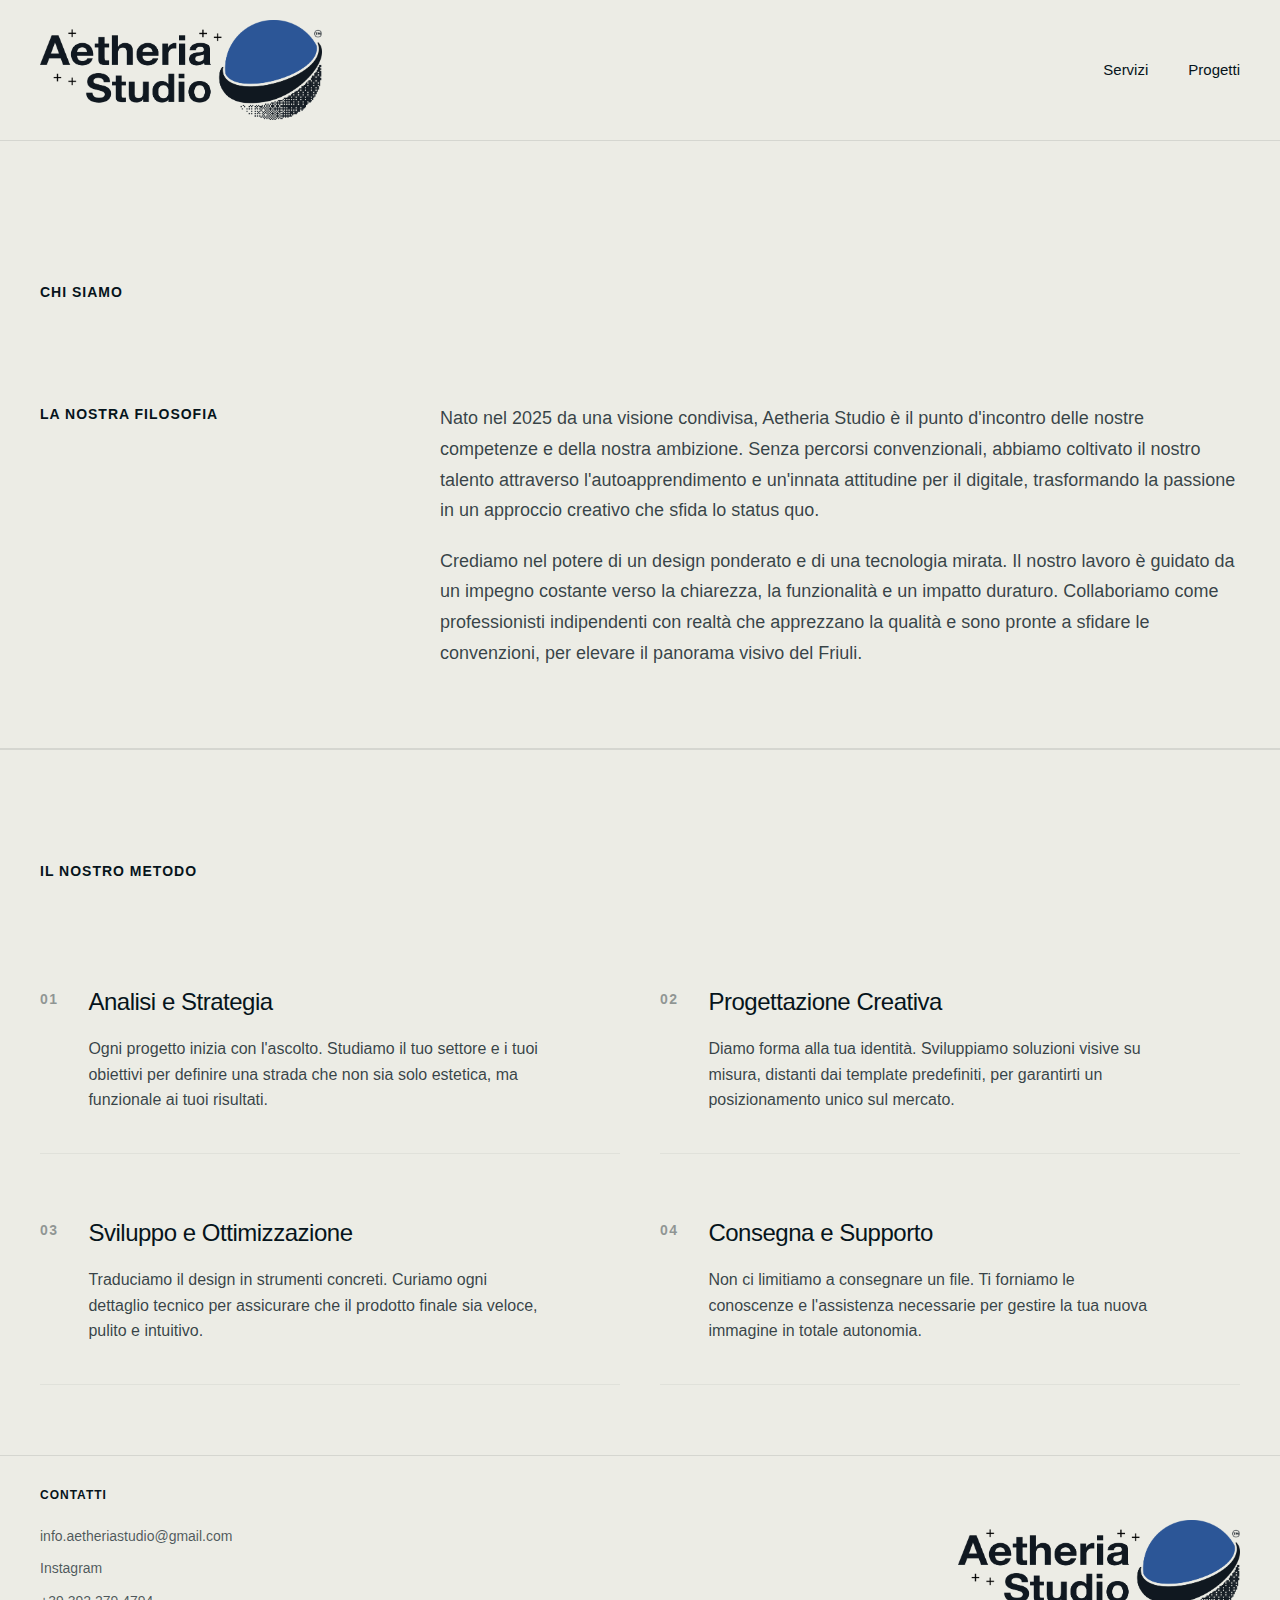
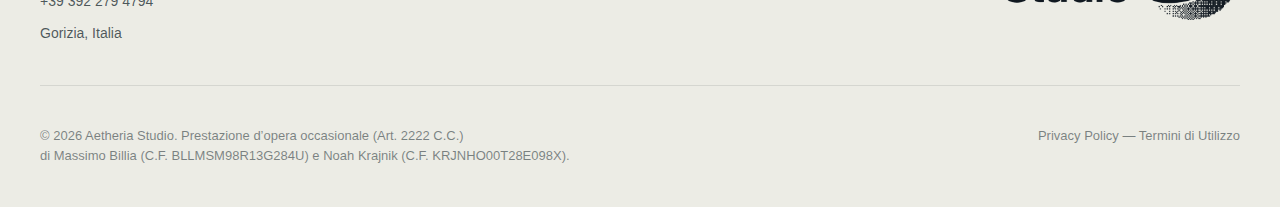
<file: chi-siamo.html>
<!DOCTYPE html>
<html lang="it">
<head>
    <meta charset="UTF-8">
    <meta name="viewport" content="width=device-width, initial-scale=1.0">
    <title>Aetheria Studio - Chi Siamo</title>
    <link rel="stylesheet" href="stile.css">
    <link rel="icon" type="image/png" href="foto/favicon.png" sizes="192x192">
    <link rel="apple-touch-icon" href="foto/apple-touch-icon.png">
    
    <meta property="og:image" content="https://www.aetheriastudio.it/foto/og-image.png">
    <meta property="og:title" content="Aetheria Studio — Design & Development">
    <meta property="og:description" content="Studio creativo specializzato in Brand Identity e Web Design.">
</head>
<body>
    <header>
        <div class="container">
            <div class="header-content">
                <div class="logo">
                    <a href="index.html">
                        <img src="foto/Logo Classic.png" alt="Aetheria Studio" class="logo-img">
                    </a>
                </div>
                <nav>
                    <ul>
                        <li><a href="index.html#services">Servizi</a></li>                        
                        <li><a href="progetti.html">Progetti</a></li>
                        <!-- <li><a href="#contact" class="lang-switcher">EN</a></li>-->
                    </ul>
                </nav>
            </div>
        </div>
    </header>

    <section id="about" class="about">
        <div class="container">
            <div class="section-header">
                <h2>Chi Siamo</h2>
            </div>
            <div class="about-content">
                <div>
                    <h3>La Nostra Filosofia</h3>
                </div>
                <div>
                    <p>Nato nel 2025 da una visione condivisa, Aetheria Studio è il punto d'incontro delle nostre competenze e della nostra ambizione. Senza percorsi convenzionali, abbiamo coltivato il nostro talento attraverso l'autoapprendimento e un'innata attitudine per il digitale, trasformando la passione in un approccio creativo che sfida lo status quo.</p>
                    <p style="margin-top: 20px;">Crediamo nel potere di un design ponderato e di una tecnologia mirata. Il nostro lavoro è guidato da un impegno costante verso la chiarezza, la funzionalità e un impatto duraturo. Collaboriamo come professionisti indipendenti con realtà che apprezzano la qualità e sono pronte a sfidare le convenzioni, per elevare il panorama visivo del Friuli.</p>
                </div>
            </div>
        </div>
    </section>

    <section class="metodo">
        <div class="container">
            <div class="section-header">
                <h2>Il Nostro Metodo</h2>
            </div>
            <div class="metodo-grid">
                <div class="metodo-item">
                    <div class="metodo-number">01</div>
                    <div class="metodo-text">
                        <h3>Analisi e Strategia</h3>
                        <p>Ogni progetto inizia con l'ascolto. Studiamo il tuo settore e i tuoi obiettivi per definire una strada che non sia solo estetica, ma funzionale ai tuoi risultati.</p>
                    </div>
                </div>
                <div class="metodo-item">
                    <div class="metodo-number">02</div>
                    <div class="metodo-text">
                        <h3>Progettazione Creativa</h3>
                        <p>Diamo forma alla tua identità. Sviluppiamo soluzioni visive su misura, distanti dai template predefiniti, per garantirti un posizionamento unico sul mercato.</p>
                    </div>
                </div>
                <div class="metodo-item">
                    <div class="metodo-number">03</div>
                    <div class="metodo-text">
                        <h3>Sviluppo e Ottimizzazione</h3>
                        <p>Traduciamo il design in strumenti concreti. Curiamo ogni dettaglio tecnico per assicurare che il prodotto finale sia veloce, pulito e intuitivo.</p>
                    </div>
                </div>
                <div class="metodo-item">
                    <div class="metodo-number">04</div>
                    <div class="metodo-text">
                        <h3>Consegna e Supporto</h3>
                        <p>Non ci limitiamo a consegnare un file. Ti forniamo le conoscenze e l'assistenza necessarie per gestire la tua nuova immagine in totale autonomia.</p>
                    </div>
                </div>
            </div>
        </div>
    </section>

    <footer>
        <div class="container">
            <div class="footer-content">
                <div class="footer-section">
                    <h4>Contatti</h4>
                    <a href="mailto:info.aetheriastudio@gmail.com">info.aetheriastudio@gmail.com</a>
                    <a href="https://www.instagram.com/aetheriastudio_/?utm_source=ig_web_button_share_sheet" target="_blank" rel="noopener noreferrer">Instagram</a>                    
                    <p>+39 392 279 4794</p>                    
                    <p>Gorizia, Italia</p>
                </div>
                <a href="#">
                        <img src="foto/Logo Classic.png" alt="Aetheria Studio" class="logo-img-footer">
                    </a>
            </div>
            <div class="footer-bottom">
                <div>© 2026 Aetheria Studio. Prestazione d’opera occasionale (Art. 2222 C.C.)<br>di Massimo Billia (C.F. BLLMSM98R13G284U) e Noah Krajnik (C.F. KRJNHO00T28E098X).</div>
                <div> <a href="documenti/Privacy Policy - Aetheria Studio.pdf" download>Privacy Policy</a> — <a href="documenti/Termini di Utilizzo - Aetheria Studio.pdf" download>Termini di Utilizzo</a></div>
            </div>
        </div>
    </footer>
</body>
</html>
</file>
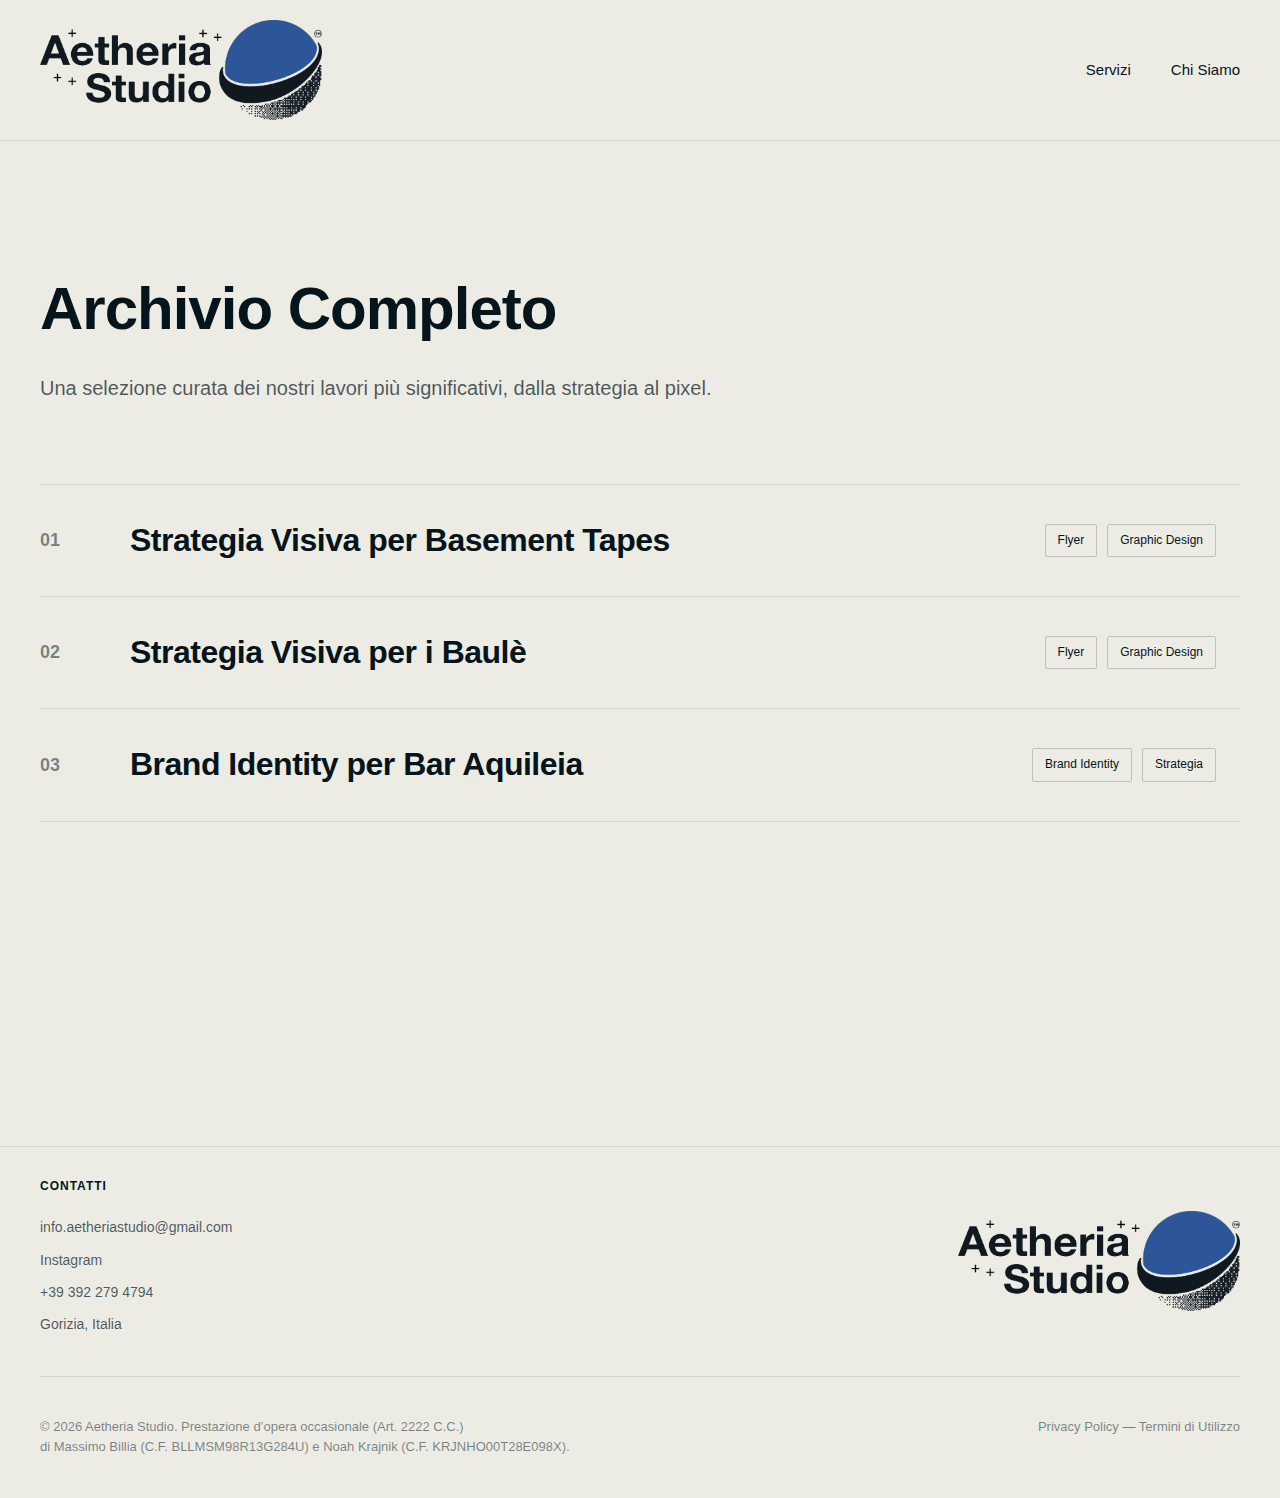
<file: progetti.html>
<!DOCTYPE html>
<html lang="it">
<head>
    <meta charset="UTF-8">
    <meta name="viewport" content="width=device-width, initial-scale=1.0">
    <title>Aetheria Studio - Archivio Progetti</title>
    <link rel="stylesheet" href="stile.css">
    <link rel="icon" type="image/png" href="foto/favicon.png" sizes="192x192">
    <link rel="apple-touch-icon" href="foto/apple-touch-icon.png">
    
    <meta property="og:image" content="https://www.aetheriastudio.it/foto/og-image.png">
    <meta property="og:title" content="Aetheria Studio — Design & Development">
    <meta property="og:description" content="Studio creativo specializzato in Brand Identity e Web Design.">    
</head>
<body>
    <header>
        <div class="container">
            <div class="header-content">
                <div class="logo">
                    <a href="index.html">
                        <img src="foto/Logo Classic.png" alt="Aetheria Studio" class="logo-img">
                    </a>
                </div>
                <nav>
                    <ul>
                        <li><a href="./index.html#services">Servizi</a></li>                      
                        <a href="chi-siamo.html">Chi Siamo</a>
                        <!-- <li><a href="#contact" class="lang-switcher">EN</a></li>-->
                    </ul>
                </nav>
            </div>
        </div>
    </header>

    <section class="page-hero">
        <div class="container">
            <h1 class="fade-in-up">Archivio Completo</h1>
            <p style="font-size: 20px; color: rgba(6, 20, 27, 0.7); margin-top: 15px;">Una selezione curata dei nostri lavori più significativi, dalla strategia al pixel.</p>
        </div>
    </section>

    <section class="project-list">
        <div class="container">
            
            <a href="progetto-basement-tapes.html" class="project-list-item">
                <div class="project-info">
                    <div class="project-number">01</div>
                    <div class="project-title">Strategia Visiva per Basement Tapes</div>
                </div>
                <div class="project-tags">
                    <span>Flyer</span>
                    <span>Graphic Design</span>
                </div>
                <div class="arrow-icon">→</div>
            </a>
            
            <a href="progetto-baulè.html" class="project-list-item">
                <div class="project-info">
                    <div class="project-number">02</div>
                    <div class="project-title">Strategia Visiva per i Baulè</div>
                </div>
                <div class="project-tags">
                    <span>Flyer</span>
                    <span>Graphic Design</span>
                </div>
                <div class="arrow-icon">→</div>
            </a>
            
            <!--<a href="progetto-medeot.html" class="project-list-item">
                <div class="project-info">
                    <div class="project-number">03</div>
                    <div class="project-title">Web Design per Medeot S.R.L.</div>
                </div>
                <div class="project-tags">
                    <span>Web Design</span>
                    <span>UX/UI</span>
                </div>
                <div class="arrow-icon">→</div>
            </a>
        -->
            
            <a href="progetto-bar-aquileia.html" class="project-list-item">
                <div class="project-info">
                    <div class="project-number">03</div>
                    <div class="project-title">Brand Identity per Bar Aquileia</div>
                </div>
                <div class="project-tags">
                    <span>Brand Identity</span>
                    <span>Strategia</span>
                </div>
                <div class="arrow-icon">→</div>
            </a>

            <a href="progetto-a-perfect-birthday.html" class="project-list-item">
                <div class="project-info">
                    <div class="project-number">04</div>
                    <div class="project-title">Comunicazione Visiva per A Perfect Birthday</div>
                </div>
                <div class="project-tags">
                    <span>Flyer</span>
                    <span>Graphic Design</span>
                </div>
                <div class="arrow-icon">→</div>
            </a>

            <a href="progetto-sushi-maki.html" class="project-list-item">
                <div class="project-info">
                    <div class="project-number">05</div>
                    <div class="project-title">Web Development per Sushi Maki</div>
                </div>
                <div class="project-tags">
                    <span>Web Development</span>
                    <span>UX/UI</span>
                </div>
                <div class="arrow-icon">→</div>
            </a>
            
        </div>
    </section>
    
    <footer>
        <div class="container">
            <div class="footer-content">
                <div class="footer-section">
                    <h4>Contatti</h4>
                    <a href="mailto:info.aetheriastudio@gmail.com">info.aetheriastudio@gmail.com</a>
                    <a href="https://www.instagram.com/aetheriastudio_/?utm_source=ig_web_button_share_sheet" target="_blank" rel="noopener noreferrer">Instagram</a>                    
                    <p>+39 392 279 4794</p>                    
                    <p>Gorizia, Italia</p>
                </div>
                <a href="#">
                        <img src="foto/Logo Classic.png" alt="Aetheria Studio" class="logo-img-footer">
                    </a>
            </div>
            <div class="footer-bottom">
                <div>© 2026 Aetheria Studio. Prestazione d’opera occasionale (Art. 2222 C.C.)<br>di Massimo Billia (C.F. BLLMSM98R13G284U) e Noah Krajnik (C.F. KRJNHO00T28E098X).</div>
                <div> <a href="documenti/Privacy Policy - Aetheria Studio.pdf" download>Privacy Policy</a> — <a href="documenti/Termini di Utilizzo - Aetheria Studio.pdf" download>Termini di Utilizzo</a></div>
            </div>
        </div>
    </footer>
    <script src="script.js"></script>
</body>
</html>
</file>
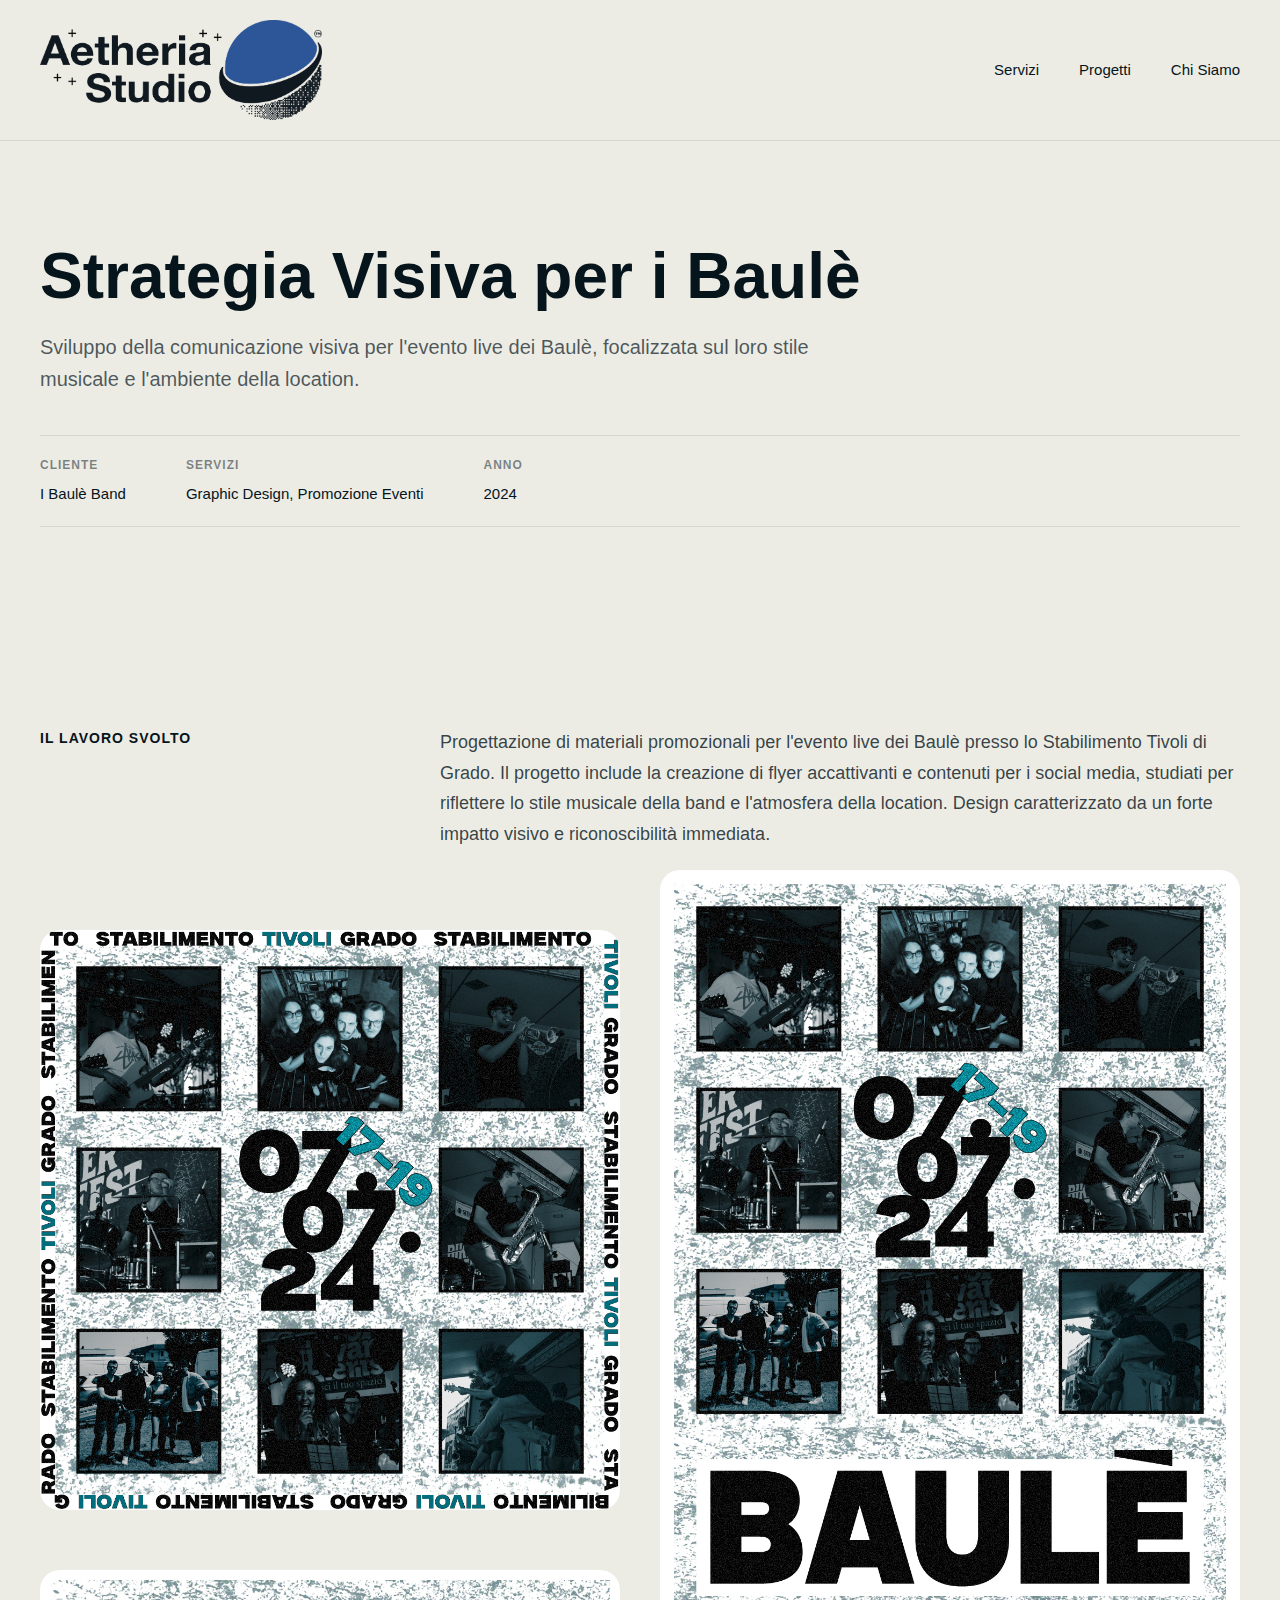
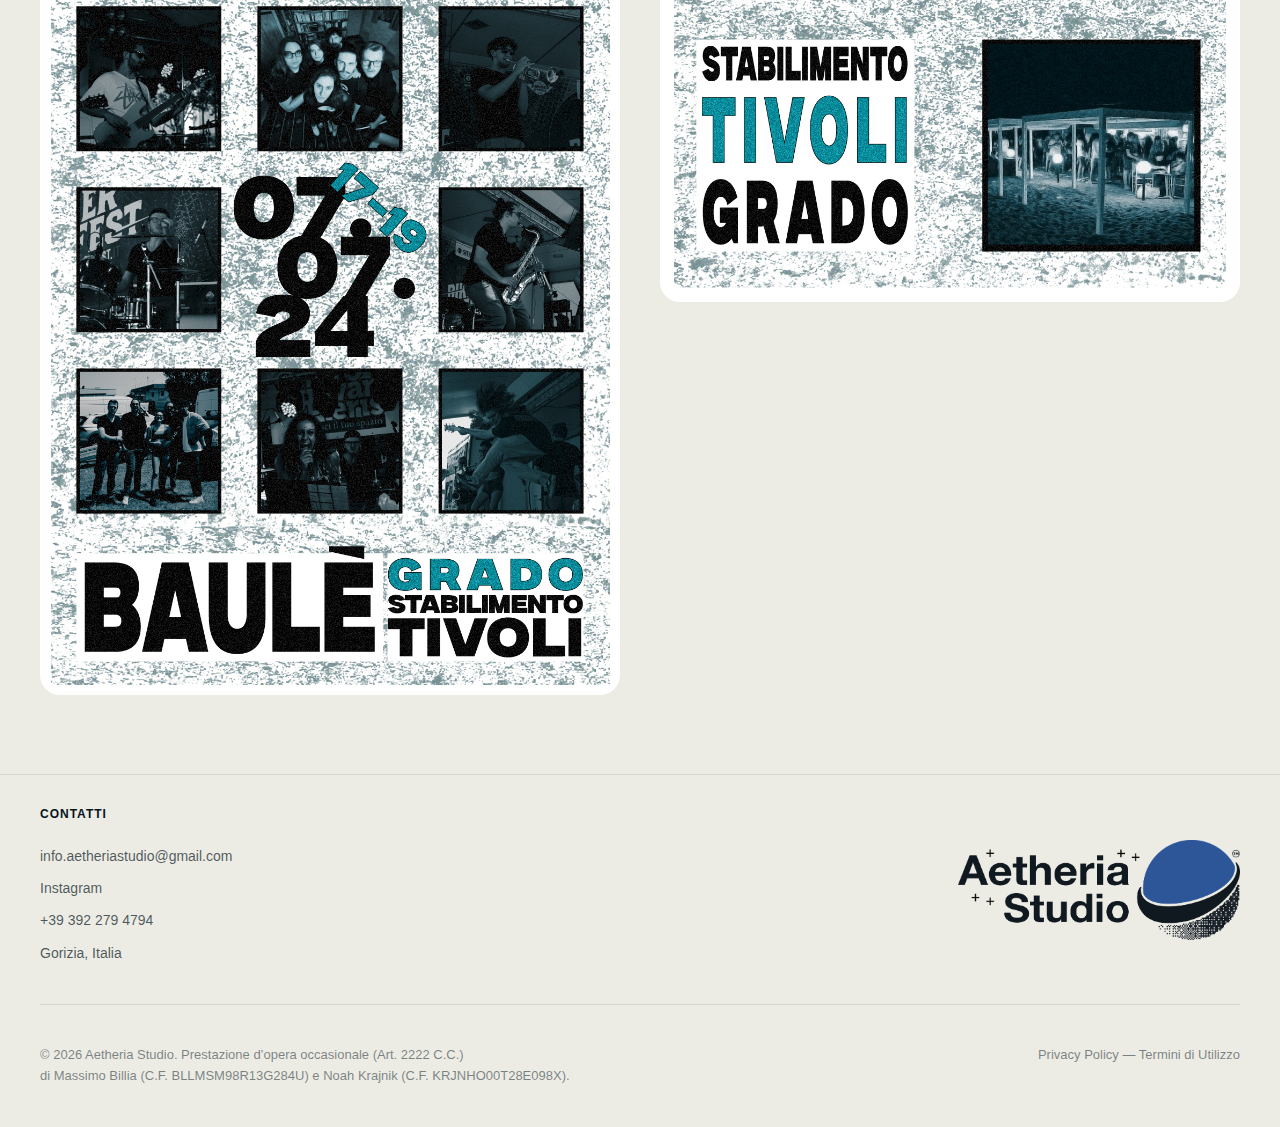
<file: progetto-baulè.html>
<!DOCTYPE html>
<html lang="it">
<head>
    <meta charset="UTF-8">
    <meta name="viewport" content="width=device-width, initial-scale=1.0">
    <title>Aetheria Studio - Baulè</title>
    <link rel="stylesheet" href="stile.css">
    <link rel="icon" type="image/png" href="foto/favicon.png" sizes="192x192">
    <link rel="apple-touch-icon" href="foto/apple-touch-icon.png">
    
    <meta property="og:image" content="https://www.aetheriastudio.it/foto/og-image.png">
    <meta property="og:title" content="Aetheria Studio — Design & Development">
    <meta property="og:description" content="Studio creativo specializzato in Brand Identity e Web Design.">    
</head>
<body>
    <header>
        <div class="container">
            <div class="header-content">
                <div class="logo">
                    <a href="index.html">
                        <img src="foto/Logo Classic.png" alt="Aetheria Studio" class="logo-img">
                    </a>
                </div>
                <nav>
                    <ul>
                        <li><a href="./index.html#services">Servizi</a></li>                        
                        <li><a href="progetti.html">Progetti</a></li>
                        <a href="chi-siamo.html">Chi Siamo</a>
                        <!-- <li><a href="#contact" class="lang-switcher">EN</a></li>-->
                    </ul>
                </nav>
            </div>
        </div>
    </header>

    <section class="single-project-hero">
        <div class="container">
            <h1>Strategia Visiva per i Baulè</h1>
            <p>Sviluppo della comunicazione visiva per l'evento live dei Baulè, focalizzata sul loro stile musicale e l'ambiente della location.</p>
            
            <div class="project-meta">
                <div class="meta-item">
                    <strong>Cliente</strong>
                    <span>I Baulè Band</span>
                </div>
                <div class="meta-item">
                    <strong>Servizi</strong>
                    <span>Graphic Design, Promozione Eventi</span>
                </div>
                <div class="meta-item">
                    <strong>Anno</strong>
                    <span>2024</span>
                </div>
            </div>
        </div>
    </section>

    <section class="project-content">
        <div class="container">
            <div class="about-content">
                <div>
                    <h2>Il Lavoro Svolto</h2>
                </div>
                <div>
                    <p>Progettazione di materiali promozionali per l'evento live dei Baulè presso lo Stabilimento Tivoli di Grado. Il progetto include la creazione di flyer accattivanti e contenuti per i social media, studiati per riflettere lo stile musicale della band e l'atmosfera della location. Design caratterizzato da un forte impatto visivo e riconoscibilità immediata.</p>
                </div>
            </div>
            
            <div class="project-images-magazine">
                <div class="project-image">
                    <img src="foto/baule 1x1.jpg" alt="Social Media Baulè">
                </div>            
                <div class="project-image">
                    <img src="foto/baule 3x4.jpg" alt="Social Media Baulè">
                </div>     
                <div class="project-image">
                    <img src="foto/baule 9x16.jpg" alt="Flyer Baulè">
                </div>                                               
            </div>
            
        </div>
    </section>

    <footer>
        <div class="container">
            <div class="footer-content">
                <div class="footer-section">
                    <h4>Contatti</h4>
                    <a href="mailto:info.aetheriastudio@gmail.com">info.aetheriastudio@gmail.com</a>
                    <a href="https://www.instagram.com/aetheriastudio_/?utm_source=ig_web_button_share_sheet" target="_blank" rel="noopener noreferrer">Instagram</a>                    
                    <p>+39 392 279 4794</p>                    
                    <p>Gorizia, Italia</p>
                </div>
                <a href="#">
                        <img src="foto/Logo Classic.png" alt="Aetheria Studio" class="logo-img-footer">
                    </a>
            </div>
            <div class="footer-bottom">
                <div>© 2026 Aetheria Studio. Prestazione d’opera occasionale (Art. 2222 C.C.)<br>di Massimo Billia (C.F. BLLMSM98R13G284U) e Noah Krajnik (C.F. KRJNHO00T28E098X).</div>
                <div> <a href="documenti/Privacy Policy - Aetheria Studio.pdf" download>Privacy Policy</a> — <a href="documenti/Termini di Utilizzo - Aetheria Studio.pdf" download>Termini di Utilizzo</a></div>
            </div>
        </div>
    </footer>
    <script src="script.js"></script>
</body>
</html>
</file>
<file: stile.css>
/* ==========================================================================
   1. RESET E VARIABILI GLOBALI
   ========================================================================== */
* {
    margin: 0;
    padding: 0;
    box-sizing: border-box;
}

body {
    font-family: -apple-system, BlinkMacSystemFont, 'Segoe UI', 'Helvetica Neue', Arial, sans-serif;
    background-color: #ECECE5;
    color: #06141B;
    line-height: 1.6;
}

.container {
    max-width: 1400px;
    margin: 0 auto;
    padding: 0 40px;
}

html {
    scroll-behavior: smooth;
}

/* Scurimento Globale per Hover Immagini */
body::before {
    content: "";
    position: fixed;
    top: 0;
    left: 0;
    width: 100vw;
    height: 100vh;
    background-color: rgba(0, 0, 0, 0.7);
    opacity: 0;
    visibility: hidden;
    transition: opacity 0.5s ease;
    z-index: 100;
    pointer-events: none;
}

body:has(.project-image:hover)::before {
    opacity: 1;
    visibility: visible;
}

/* ==========================================================================
   2. HEADER & NAVIGAZIONE
   ========================================================================== */
header {
    padding: 20px 0;
    border-bottom: 1px solid rgba(6, 20, 27, 0.1);
}

.header-content {
    display: flex;
    justify-content: space-between;
    align-items: center;
}

.logo {
    font-size: 20px;
    font-weight: 600;
    letter-spacing: -0.5px;
}

.logo-img {
    height: 100px;
    display: block;
    object-fit: contain;
}

.logo a {
    text-decoration: none;
    color: inherit;
}

nav ul {
    display: flex;
    list-style: none;
    gap: 40px;
    align-items: center;
}

nav a {
    color: #06141B;
    text-decoration: none;
    font-size: 15px;
    font-weight: 400;
    transition: all 0.3s ease;
    display: inline-block;
}

nav a:hover {
    color: #2c5697;
    transform: scale(1.05);
}

.lang-switcher {
    padding: 8px 16px;
    border: 1px solid rgba(6, 20, 27, 0.2);
    border-radius: 2px;
    transition: all 0.3s ease;
}

.lang-switcher:hover {
    background-color: #2c5697;
    color: #ECECE5;
    border-color: #2c5697;
    transform: scale(1.05);
}

/* ==========================================================================
   3. HERO SECTION (HOME) & ANIMAZIONE TYPING
   ========================================================================== */
.hero {
    padding-top: 130px;
    padding-bottom: 70px;
    position: relative;
}

.hero .container,
.hero-content {
    position: relative;
    z-index: 2;
    margin-left: clamp(0px, calc((100vw - 1200px) / 2), 100px);
}

.hero-content {
    display: flex; /* Cambiato da grid a flex */
    flex-direction: column; /* Dispone gli elementi in verticale */
    align-items: flex-start; /* Allinea tutto a sinistra */
    gap: 30px; /* Spazio tra il titolo e la CTA */
}

.hero-text h1 {
    font-size: 72px;
    font-weight: 600;
    line-height: 1.1;
    letter-spacing: -2px;
    color: #06141B;
}

.hero-text p {
    font-size: 20px;
    color: #06141B;
    line-height: 1.6;
}

.hero-cta {
    text-align: left;
    display: flex;
    flex-direction: column;
    align-items: flex-start; /* Forza l'allineamento a sinistra */
    gap: 20px;
}

.cta-box h2 {
    font-size: 30px;
    line-height: 1.1;
    font-weight: 400;
    letter-spacing: 0;
    padding-bottom: 10px;
}

/* Effetto Macchina da Scrivere */
.type {
    border-right: 5px solid;
    width: 100%;
    overflow: hidden;
    color:#0000;
    background:
        linear-gradient(-90deg,#06141B 5px,#0000 0) 10px 0,
        linear-gradient(#06141B 0 0) 0 0;
    background-size:calc(var(--n)*1ch) 200%;
    -webkit-background-clip:padding-box,text;
    background-clip:padding-box,text;
    background-repeat:no-repeat;
    animation: 
        typing 2s steps(84),
        cursor .4s step-end infinite alternate;
}

@keyframes cursor {
    50% { border-color: transparent; }
}

@keyframes typing {
    from {background-size:0 200%}
}

/* ==========================================================================
   4. DITHER SECTION & VIDEO BACKGROUND
   ========================================================================== */
.dither {
    position: relative;
    overflow: hidden;
    min-height: 900px;
}

.dither-video {
    position: absolute;
    inset: 0;
    width: 100%;
    height: 100%;
    object-fit: cover;
    z-index: 0;
    pointer-events: none;
}

.dither-content {
    position: relative;
    z-index: 3;
    margin: 0 auto;
    max-width: 1400px;
    width: 100%;
    display: flex;
    align-items: center;
    justify-content: flex-end;
    text-align: right;
    padding-right: 40px;
}

.dither-inner h2 {
    font-size: 36px;
    margin-bottom: 8px;
}

.dither-text {
    font-size: 18px;
    margin-bottom: 10px;
    color: #ecece5;
    opacity: 0.95;
}

/* ==========================================================================
   5. COMPONENTI COMUNI (Bottoni, Titoli Sezione, Tag)
   ========================================================================== */
.section-header {
    display: flex;
    justify-content: space-between;
    align-items: baseline;
    padding: 60px 0 40px;
}

.section-header h2 {
    font-size: 14px;
    font-weight: 600;
    text-transform: uppercase;
    letter-spacing: 1px;
}

.section-header a {
    font-size: 14px;
    color: #2c5697;
    text-decoration: none;
    transition: all 0.3s ease;
    display: inline-block;
}

.section-header a:hover {
    opacity: 0.7;
    transform: scale(1.05);
}

.cta-button {
    display: inline-block;
    padding: 15px 40px;
    background-color: #06141B;
    color: #ECECE5;
    text-decoration: none;
    font-size: 20px;
    font-weight: 500;
    transition: all 0.3s ease;
    border-radius: 20px;
    white-space: nowrap;
}

.cta-button:hover {
    background-color: #2c5697;
    transform: scale(1.05);
}

.cta-box {
    width: 100%;
    background-color: #ECECE5;
    color: #06141B;
    text-align: left; /* Cambiato da right a left */
    transition: opacity 0.6s ease, transform 0.6s ease;
    will-change: opacity, transform;
    margin-left: 0; /* Cambiato da auto a 0 */
}

.tag {
    font-size: 12px;
    padding: 6px 12px;
    border: 1px solid rgba(6, 20, 27, 0.2);
    border-radius: 2px;
    color: #06141B;
    transition: color 0.1s ease, border-color 0.4s ease;
}

/* ==========================================================================
   6. WORK GRID (HOME)
   ========================================================================== */
.work-grid {
    display: grid;
    grid-template-columns: repeat(2, 1fr);
    gap: 1px;
    background-color: rgba(6, 20, 27, 0.1);
    border: 2px solid rgba(6, 20, 27, 0.1);
    border-radius: 20px;
    margin-bottom: 80px;
}

.work-item {
    background-color: #ECECE5;
    padding: 60px 40px;
    cursor: pointer;
    position: relative;
    text-decoration: none;
    color: inherit;
    display: block;
    border-radius: 5px; 
}

.work-grid .work-item:first-child { border-top-left-radius: 20px; }
.work-grid .work-item:nth-child(2) { border-top-right-radius: 20px; }
.work-grid .work-item:nth-child(3) { border-bottom-left-radius: 20px; }
.work-grid .work-item:last-child { border-bottom-right-radius: 20px; }

.work-item:hover {
    background-image: linear-gradient(135deg, #2c5697 0%, #071f3d 100%);
}

.work-item:hover h3,
.work-item:hover p,
.work-item:hover .work-item-number,
.work-item:hover .tag {
    color: #ECECE5;
}

.work-item-number {
    font-size: 12px;
    color: rgba(6, 20, 27, 0.5);
    margin-bottom: 20px;
    letter-spacing: 1px;
    transition: color 0.2s ease;
}

.work-item h3 {
    font-size: 28px;
    font-weight: 600;
    margin-bottom: 15px;
    letter-spacing: -0.5px;
    transition: color 0.1s ease;
}

.work-item p {
    font-size: 15px;
    color: rgba(6, 20, 27, 0.7);
    margin-bottom: 20px;
    transition: color 0.1s ease;
}

.work-item-tags {
    display: flex;
    gap: 10px;
    flex-wrap: wrap;
}

/* ==========================================================================
   7. SERVICES & ABOUT SECTIONS
   ========================================================================== */
.services {
    padding: 80px 0;
    border-bottom: 1px solid rgba(6, 20, 27, 0.1);
}

.services-grid {
    display: grid;
    grid-template-columns: repeat(3, 1fr);
    gap: 60px;
    margin-top: 60px;
}

.service-item h3 {
    font-size: 20px;
    font-weight: 600;
    margin-bottom: 20px;
    color: #2c5697;
}

.service-item p {
    font-size: 15px;
    line-height: 1.7;
    color: rgba(6, 20, 27, 0.7);
}

.service-number {
    font-size: 48px;
    font-weight: 600;
    color: rgba(6, 20, 27, 0.1);
    margin-bottom: 20px;
    line-height: 1;
}

.about {
    padding: 80px 0;
    border-bottom: 1px solid rgba(6, 20, 27, 0.1);
}

.about-content {
    display: grid;
    grid-template-columns: 1fr 2fr;
    margin-top: 60px;
}

.about-content h3 {
    font-size: 14px;
    font-weight: 600;
    text-transform: uppercase;
    letter-spacing: 1px;
}

.about-content p {
    font-size: 18px;
    line-height: 1.7;
    color: rgba(6, 20, 27, 0.8);
}

/* ==========================================================================
   8. PAGINA ARCHIVIO PROGETTI (progetti.html)
   ========================================================================== */
.page-hero {
    padding: 120px 0 80px;
}

.page-hero h1 {
    font-size: 60px;
    font-weight: 600;
    letter-spacing: -1px;
}

.project-list {
    padding-bottom: 100px;
}

.project-list-item {
    display: flex;
    justify-content: space-between;
    align-items: center;
    padding: 30px 0;
    border-bottom: 1px solid rgba(6, 20, 27, 0.1);
    text-decoration: none;
    color: inherit;
    transition: all 0.4s ease;
    cursor: pointer;
    position: relative;
}

.project-list-item:first-child {
    border-top: 1px solid rgba(6, 20, 27, 0.1);
}

.project-list-item:hover {
    background-color: rgba(58, 79, 153, 0.05);
    padding-left: 20px;
    padding-right: 20px;
}

.project-list-item:hover .project-title {
    color: #2c5697;
    transform: translateX(5px);
}

.project-list-item:hover .project-number { color: #06141B; }

.project-list-item:hover .project-tags span {
    border-color: #2c5697;
    color: #2c5697;
}

.project-list-item:hover .arrow-icon {
    opacity: 1;
    transform: translateX(0);
}

.project-info {
    display: flex;
    align-items: center;
    gap: 40px;
    flex-grow: 1;
}

.project-number {
    font-size: 18px;
    font-weight: 600;
    width: 50px;
    color: rgba(6, 20, 27, 0.5);
    transition: all 0.4s ease;
}

.project-title {
    font-size: 32px;
    font-weight: 600;
    letter-spacing: -0.5px;
    flex-grow: 1;
    transition: all 0.4s ease;
}

.project-tags {
    display: flex;
    gap: 10px;
}

.project-tags span {
    font-size: 12px;
    padding: 6px 12px;
    border: 1px solid rgba(6, 20, 27, 0.2);
    border-radius: 2px;
    color: #06141B;
    transition: all 0.4s ease;
}

.arrow-icon {
    font-size: 24px;
    font-weight: 300;
    color: #2c5697;
    opacity: 0;
    transform: translateX(-10px);
    transition: all 0.4s ease;
}

/* ==========================================================================
   9. PAGINA SINGOLO PROGETTO (Dettaglio)
   ========================================================================== */
.single-project-hero {
    padding: 100px 0 60px;
}

.single-project-hero h1 {
    font-size: 64px;
    font-weight: 600;
    line-height: 1.1;
    margin-bottom: 20px;
}

.single-project-hero p {
    font-size: 20px;
    color: rgba(6, 20, 27, 0.7);
    max-width: 800px;
}

.project-meta {
    margin-top: 40px;
    display: flex;
    gap: 60px;
    padding: 20px 0;
    border-top: 1px solid rgba(6, 20, 27, 0.1);
    border-bottom: 1px solid rgba(6, 20, 27, 0.1);
}

.meta-item strong {
    display: block;
    font-size: 12px;
    text-transform: uppercase;
    letter-spacing: 1px;
    color: rgba(6, 20, 27, 0.5);
    margin-bottom: 5px;
}

.meta-item span {
    font-size: 15px;
    font-weight: 500;
}

.project-content {
    padding: 80px 0;
}

.project-content h2 {
    font-size: 14px;
    font-weight: 600;
    text-transform: uppercase;
    letter-spacing: 1px;
}

.project-content p {
    font-size: 18px;
    line-height: 1.7;
    color: rgba(6, 20, 27, 0.8);
    margin-bottom: 20px;
}

.project-image {
    position: relative;
    margin: 60px 0;
    border-radius: 20px;
    overflow: visible; /* Per permettere lo zoom senza tagli */
    z-index: 1;
    transition: z-index 0s;
}

.project-image img {
    width: 100%;
    height: auto;
    display: block;
    border-radius: 20px;
    transition: transform 0.5s ease, box-shadow 0.5s ease;
    cursor: zoom-in;
    will-change: transform;
}

.project-image:hover { z-index: 101; }

.project-image:hover img {
    transform: scale(1.1);
    box-shadow: 0 30px 60px rgba(0, 0, 0, 0.3);
}

.project-images-grid {
    display: grid;
    grid-template-columns: 1fr 1fr;
    gap: 40px;
    margin: 60px 0;
}

.project-images-magazine {
    display: block;
    column-count: 2;
    column-gap: 40px;
}

.project-images-magazine .project-image {
    break-inside: avoid;
    margin-bottom: 40px;
}

.project-mockup, .project-mockup-basement, .project-image-basement {
    margin: 60px 0;
    border-radius: 20px;
    overflow: visible; /* Fondamentale per l'effetto hover */
}

.project-mockup img, .project-mockup-basement img {
    width: 100%;
    max-width: 700px;
    height: auto;
    display: block;
    border-radius: 20px;
}

.project-image-basement img {
    width: 100%;
    max-width: 550px;
}

.project-maki {
    width: 100%;
    margin: 60px 0;
    border-radius: 20px;
    overflow: hidden;
    line-height: 0;
}

.project-maki video {
    width: 100%;
    height: auto;
    display: block;
    object-fit: contain;
    border-radius: 20px;
}

/* ==========================================================================
   10. SEZIONE METODO
   ========================================================================== */
.metodo {
    margin-bottom: 20px;
    padding: 50px 0;
    border-top: 1px solid rgba(6, 20, 27, 0.1);
}

.metodo-grid {
    display: grid;
    grid-template-columns: repeat(2, 1fr);
    gap: 60px 40px;
    margin-top: 60px;
}

.metodo-item {
    display: flex;
    gap: 30px;
    align-items: flex-start;
    padding-bottom: 40px;
    border-bottom: 1px solid rgba(6, 20, 27, 0.05);
}

.metodo-number {
    font-size: 14px;
    font-weight: 600;
    letter-spacing: 0.1em;
    color: #06141B;
    opacity: 0.4;
    padding-top: 5px;
}

.metodo-text h3 {
    font-size: 24px;
    margin-bottom: 15px;
    font-weight: 500;
    letter-spacing: -0.02em;
}

.metodo-text p {
    font-size: 16px;
    line-height: 1.6;
    color: rgba(6, 20, 27, 0.8);
    max-width: 450px;
}

/* ==========================================================================
   11. FOOTER
   ========================================================================== */
footer {
    padding: 30px 0 40px;
    border-top: 1px solid rgba(6, 20, 27, 0.1);
}

.footer-content {
    display: flex;
    flex-direction: row;
    justify-content: space-between;
    align-items: center;
    margin-bottom: 30px;
}

.footer-section h4 {
    font-size: 12px;
    font-weight: 600;
    text-transform: uppercase;
    letter-spacing: 1px;
    margin-bottom: 20px;
}

.footer-section p,
.footer-section a {
    font-size: 14px;
    color: rgba(6, 20, 27, 0.7);
    text-decoration: none;
    display: block;
    margin-bottom: 10px;
    transition: all 0.3s ease;
}

.footer-section a:hover {
    color: #2c5697;
    transform: translateX(5px);
}

.footer-bottom {
    padding-top: 40px;
    border-top: 1px solid rgba(6, 20, 27, 0.1);
    display: flex;
    justify-content: space-between;
    font-size: 13px;
    color: rgba(6, 20, 27, 0.5);
}

.footer-bottom a {
    font-size: 13px;
    color: rgba(6, 20, 27, 0.5);
    text-decoration: none;
}

.logo-img-footer {
    height: 100px;
    display: block;
    object-fit: contain;
}

/* ==========================================================================
   12. MEDIA QUERIES
   ========================================================================== */

@media (max-width: 1024px) {
    .hero {
        padding-top: 80px;
        padding-bottom: 50px;
    }
    
    .hero-content { 
        grid-template-columns: 1fr;
    }
    
    /* Il bottone rimane a destra */
    .cta-box {
        max-width: 100%;
    }
    
    .hero-text h1 { 
        font-size: 52px; 
    }
    
    .cta-box h2 {
        font-size: 30px;
    }
    
    /* Fix work-grid per mobile - single column */
    .work-grid { 
        grid-template-columns: 1fr; 
    }
    
    /* Reset border-radius per mobile - tutti gli angoli uguali */
    .work-grid .work-item:first-child { 
        border-top-left-radius: 20px;
        border-top-right-radius: 20px;
        border-bottom-left-radius: 5px;
        border-bottom-right-radius: 5px;
    }
    
    .work-grid .work-item:nth-child(2) { 
        border-radius: 5px;
    }
    
    .work-grid .work-item:nth-child(3) { 
        border-radius: 5px;
    }
    
    .work-grid .work-item:last-child { 
        border-top-left-radius: 5px;
        border-top-right-radius: 5px;
        border-bottom-left-radius: 20px;
        border-bottom-right-radius: 20px;
    }
    
    .services-grid { grid-template-columns: 1fr; gap: 40px; }
    .about-content { grid-template-columns: 1fr; gap: 40px; }
    .footer-content { grid-template-columns: repeat(2, 1fr); }
    .project-list-item { flex-direction: column; align-items: flex-start; padding: 20px 0; }
    .project-info { flex-direction: column; align-items: flex-start; gap: 10px; width: 100%; }
    .project-title { font-size: 24px; }
}

@media (max-width: 768px) {
    .container { padding: 0 20px; }
    .header-content { flex-direction: column; gap: 20px; }
    
    .hero {
        padding-top: 60px;
        padding-bottom: 40px;
    }

    .hero-content { 
        gap: 20px;
    }

    .hero-cta {
        gap: 5px;
    }
    
    /* Il bottone rimane a destra anche su smartphone */
    
    .hero-text h1 { 
        font-size: 42px;
        letter-spacing: -1.5px;
    }
    
    .cta-box h2 {
        font-size: 22px;
    }
    
    .cta-button {
        font-size: 15px;
        padding: 12px 28px;
    }
    
    .footer-content { grid-template-columns: 1fr;
    align-items: end; }
    
    /* Assicura padding ridotto per mobile */
    .work-item {
        padding: 40px 24px;
    }

    .logo-img-footer {
        height: 50px;
    }

    .single-project-hero h1 {
        font-size: 42px;
    }

    .project-content {
        padding: 0 0;
    }
    
    .project-content p {
        margin-bottom: 40px;
    }

    .project-images-magazine {
        column-count: 1;
    }
    
     .project-images-magazine .project-image {
        margin-bottom: 40px;
    }

    .project-images-grid {
        grid-template-columns: 1fr;
    }

    .fade-in-up {
        line-height: 1.1;
    }
}

@media (max-width: 1024px) {
    .services-grid { grid-template-columns: 1fr; gap: 40px; }
    .about-content { grid-template-columns: 1fr; gap: 40px; }
}

@media (max-width: 768px) {
    .container { padding: 0 20px; }
    .header-content { flex-direction: column; gap: 20px; }
    .metodo-grid { grid-template-columns: 1fr; }
    .metodo-item { gap: 20px; }
}
</file>
